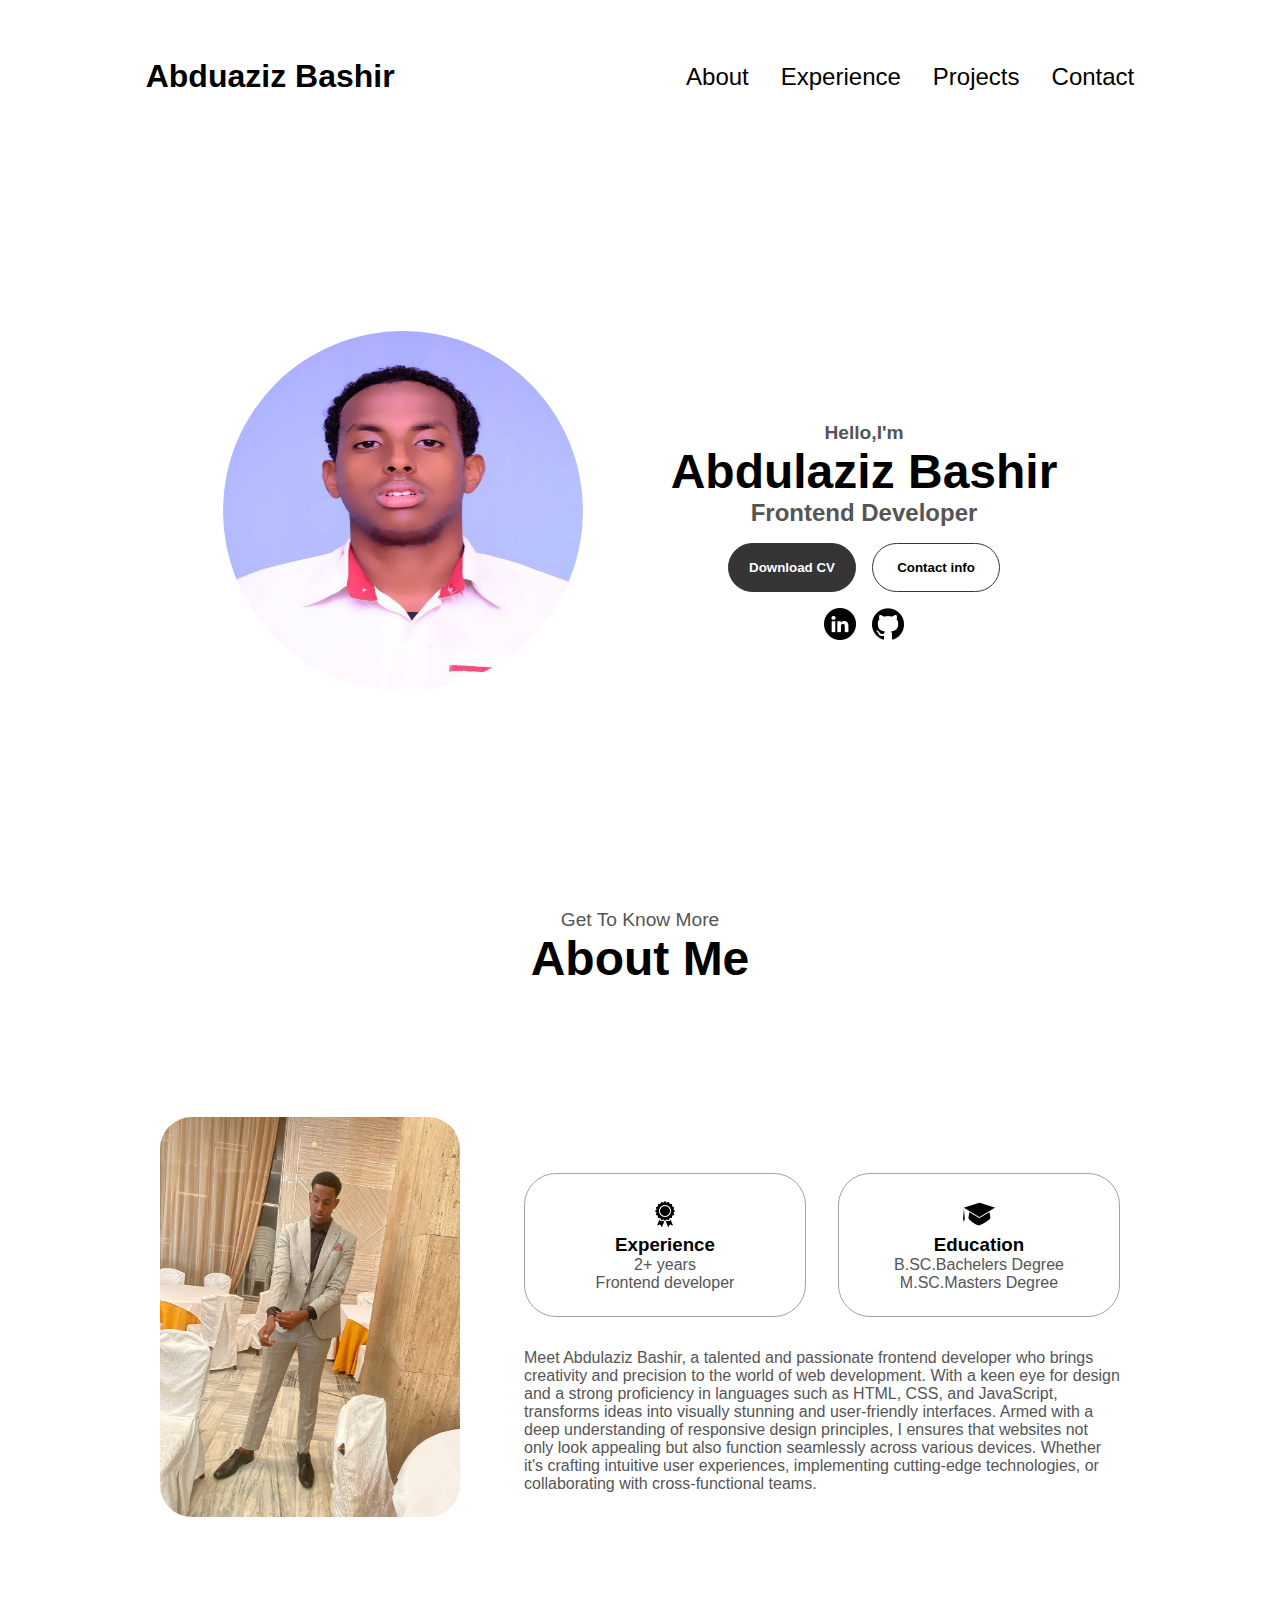
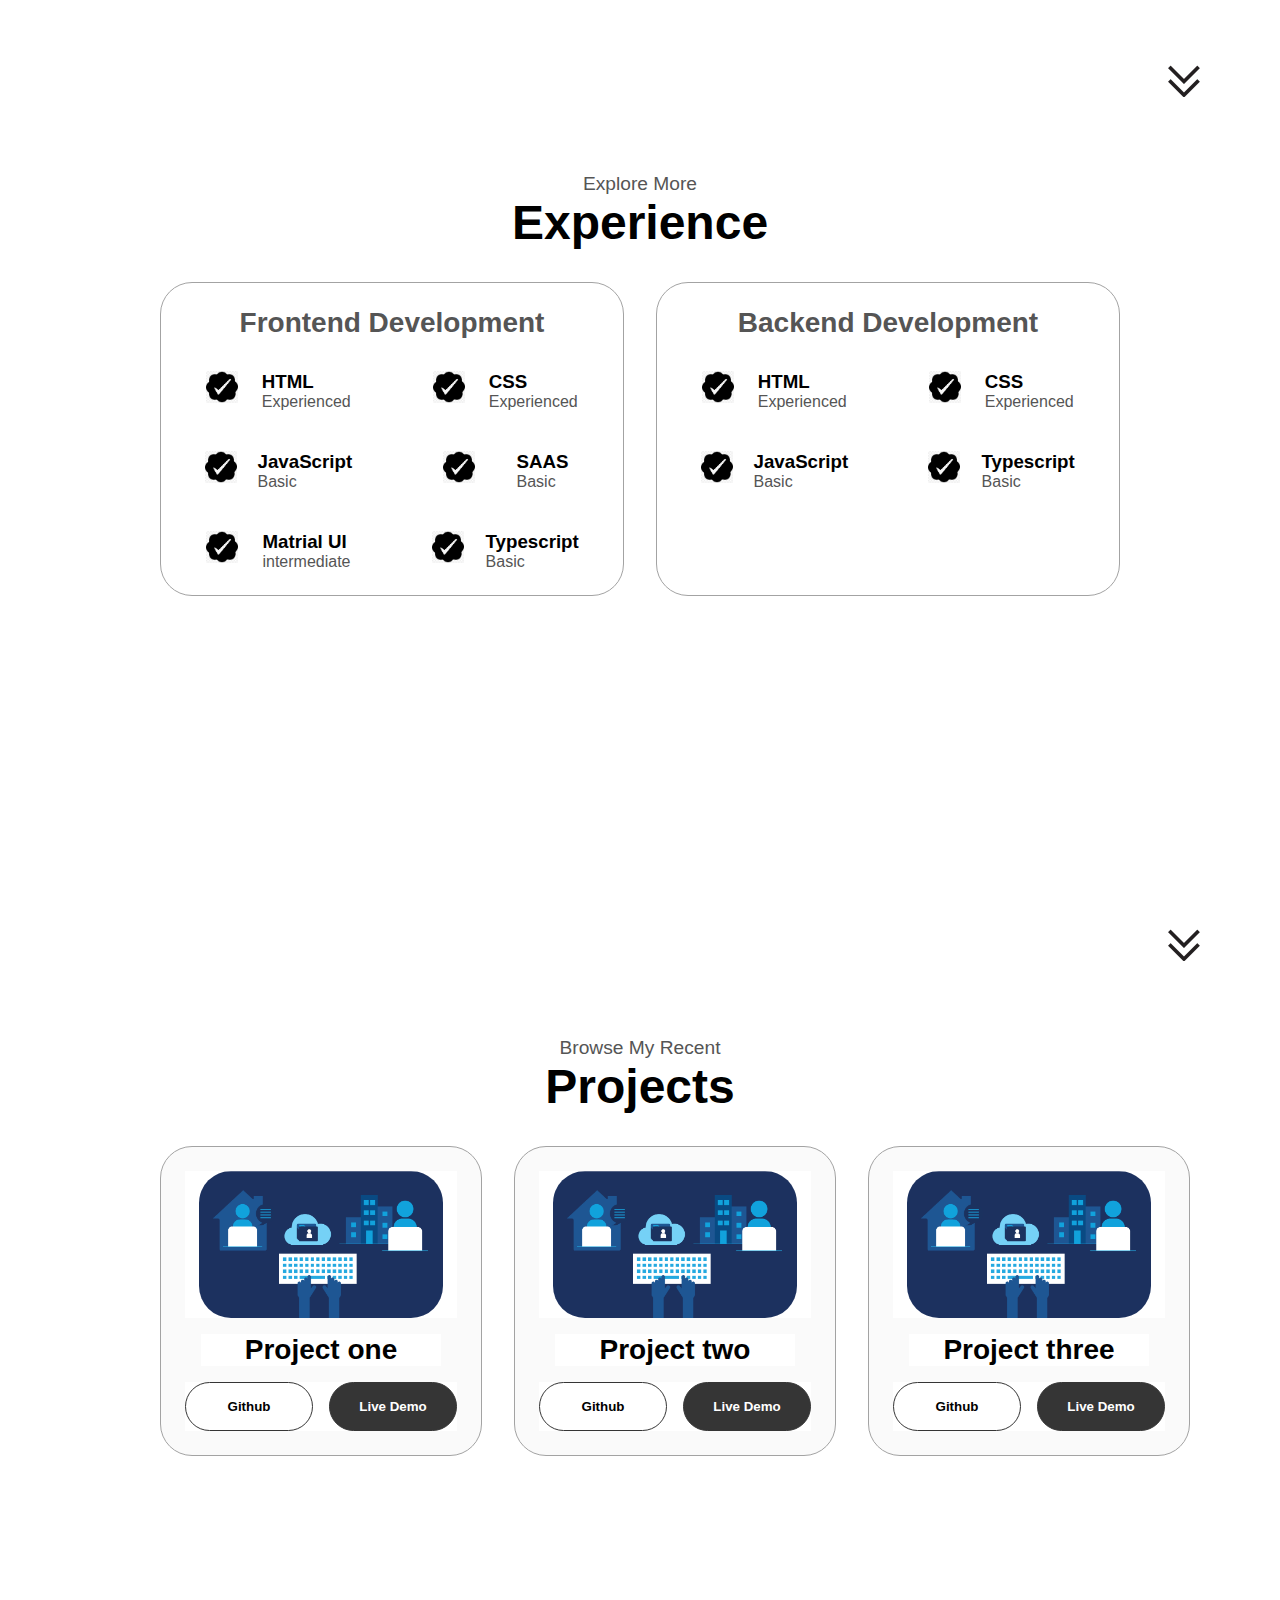
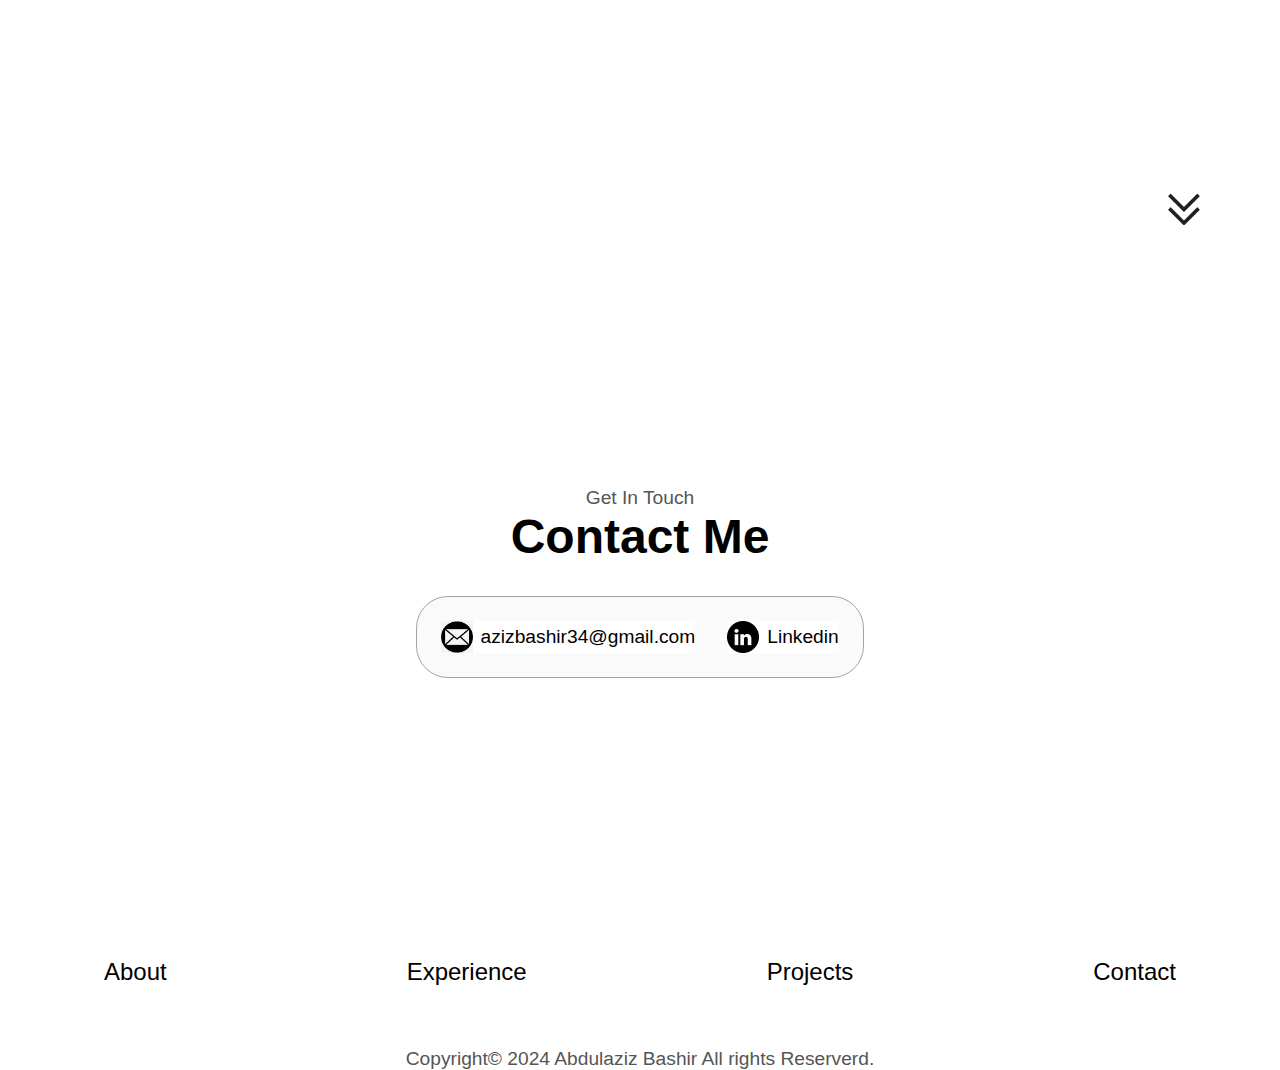
<file: index.html>
<!DOCTYPE html>
<html lang="en">
<head>
    <meta charset="UTF-8">
    <meta name="viewport" content="width=device-width, initial-scale=1.0">
    <link rel="stylesheet" href="style.css">
    <title>my profile</title>
</head>
<body>
    <div class="to">
    <nav id="desktop-nav">
        <div class="logo">Abduaziz Bashir</div>
        <nav class="navbar">
            <a href="#about">About</a>
            <a href="#experience">Experience</a>
            <a href="#projects">Projects</a>
            <a href="#contact">Contact</a>


        </nav>
    </div>
        
        <nav id="hamburger-nav">
            <div class="logo">Abdulaziz Bashir</div>
            <div class="hamburger-menu">
                <div class="hamburger-icon" onclick="toggleMenu()">
                    <span></span>
                    <span></span>
                    <span></span>
                </div>
                    <div class="menu-links">
                        <li><a href="#about" onclick="toggleMenu()">About</a></li>
                        <li><a href="#experience" onclick="toggleMenu()">Experience</a></li>
                        <li><a href="#projects" onclick="toggleMenu()">Projects</a></li>
                        <li><a href="#contact" onclick="toggleMenu()">Contact</a></li>

                  
                </div>
            </div>

        </nav>
        <section id="profile">
            <div class="section_pic-container">
                <img src="photo_2023-09-01_16-54-30.jpg" alt="Abduaziz Bashir profile">
            </div>
            <div class="section_text">
                <p class="section_text_p1">Hello,I'm </p>
                <h1> Abdulaziz Bashir </h1>
                <p class="section_text_p2">Frontend Developer </p>
                <div class="btn_container">
                    <button class="btn btn_color-1"onclick="window.open('./assets/resume')">Download CV</button>
                    <button class="btn btn_color-2"onclick="location.href='#contact'">Contact info</button>
                </div>
                <div id="socials-cotainer">
                    <img src="linkedin_.png" alt="My linkendin profile"
                     class="icon"onclick="location.href='https://www.linkedin.com/in/abduaziz-bashir-70894a2a6/'">
                     
                     <img src="git hib.png" alt="My Github profile"
                     class="icon"onclick="location.href='https://github.com/11Abdu'">
                </div>

            </div>

        </section>
        <section id="about">
            <p class="section_text_p1">Get To Know More</p>
            <h1 class="title">About Me</h1>
            <div class="section-container">
            <div class="section_pic-container">
                <img src="prom.jpg" alt="profile picture" srcset="" class="about-pic">
                

            </div>
            <div class="about-details-container">
                <div class="about-containers">
                    <div class="details-container">
                        <img src="e.png" alt="Experience icon" class="icon">
                        <h3>Experience</h3>
                        <p>2+ years <br />Frontend developer</p>
                    </div>
                    <div class="details-container">
                        <img src="educaation.png" alt="Education icon" class="icon">
                        <h3>Education</h3>
                        <p>B.SC.Bachelers Degree<br />M.SC.Masters Degree</p>

                    </div>
                </div>
                <div class="text-container">
                <p>
                    
Meet Abdulaziz Bashir, a talented and passionate frontend developer who brings creativity and precision to the world of web development. With a keen eye for design and a strong proficiency in languages such as HTML, CSS, and JavaScript,  transforms ideas into visually stunning and user-friendly interfaces. Armed with a deep understanding of responsive design principles, I ensures that websites not only look appealing but also function seamlessly across various devices. Whether it's crafting intuitive user experiences, implementing cutting-edge technologies, or collaborating with cross-functional teams.
                </p>
                </div>
            </div>
        </div>
        <img
         src="arrow.png" alt="arrow icon" class="icon arrow"
         onclick="location.href='./#experience'">

        </section>
        <section id="experience">
            <p class="section_text_p1">Explore More</p>
            <h1 class="title">Experience</h1>
            <div class="experience-details-container">
                <div class="about-containers">
                    <div class="details-container">
                    <h2 class="experience-sub-title">Frontend Development</h2>
                    <div class="article-container">
                        <article>
                            <img src="ver.png" alt="Experiance icon" 
                            class="icon">
                            <div>
                                <h3>HTML</h3>
                                <p>Experienced</p>
                            </div>
                        </article>
                        <article>
                            <img src="ver.png" alt="Experiance icon" 
                            class="icon">
                            <div>
                                <h3>CSS</h3>
                                <p>Experienced</p>
                            </div>
                        </article>
                        <article>
                            <img src="ver.png" alt="Experiance icon" 
                            class="icon">
                            <div>
                                <h3>JavaScript</h3>
                                <p>Basic</p>
                            </div>
                        </article>
                        <article>
                            <img src="ver.png" alt="Experiance icon" 
                            class="icon">
                            <div>
                                <h3> SAAS</h3>
                                <p>Basic</p>
                            </div>
                        </article>
                        <article>
                            <img src="ver.png" alt="Experiance icon" 
                            class="icon">
                            <div>
                                <h3>Matrial UI</h3>
                                <p>intermediate</p>
                            </div>
                        </article>
                        <article>
                            <img src="ver.png" alt="Experiance icon" 
                            class="icon">
                            <div>
                                <h3>Typescript</h3>
                                <p>Basic</p>
                            </div>
                        </article>
                    </div>
                </div>
                <div class="details-container">
                    <h2 class="experience-sub-title">Backend Development</h2>
                    <div class="article-container">
                        <article>
                            <img src="ver.png" alt="Experiance icon" 
                            class="icon">
                            <div>
                                <h3>HTML</h3>
                                <p>Experienced</p>
                            </div>
                        </article>
                        <article>
                            <img src="ver.png" alt="Experiance icon" 
                            class="icon">
                            <div>
                                <h3>CSS</h3>
                                <p>Experienced</p>
                            </div>
                        </article>
                        <article>
                            <img src="ver.png" alt="Experiance icon" 
                            class="icon">
                            <div>
                                <h3>JavaScript</h3>
                                <p>Basic</p>
                            </div>
                        </article>
                      
                        <article>
                            <img src="ver.png" alt="Experiance icon" 
                            class="icon">
                            <div>
                                <h3>Typescript</h3>
                                <p>Basic</p>
                            </div>
                        </article>
                    </div>
                </div>
            </div>
        </div>
        <img
        src="arrow.png" alt="arrow icon" class="icon arrow"
        onclick="location.href='./#projects'">

        </section>
        <section id="projects">
            <p class="section_text_p1">Browse My Recent</p>
            <h1 class="title">Projects</h1>
            <div class="experience-details-container">
                <div class="about-containers">
                <div class="details-container color-container">
                    <div class="article-container">
                        <img src="tt.png" alt="project 1" 
                        class="project-img">
                    </div>
                    <h2 class="experience-sub-title project-title">Project one</h2>
                    <div class="btn_container">
                        <button class="btn btn_color-2 project-btn"onclick="location.href='https:">Github</button>
                        <button class="btn btn_color-1 project-btn"onclick="location.href='https:">Live Demo</button>
                    </div>

                </div>
                <div class="details-container color-container">
                    <div class="article-container">
                        <img src="tt.png" alt="project 1" 
                        class="project-img">
                    </div>
                    <h2 class="experience-sub-title project-title">Project two</h2>
                    <div class="btn_container">
                        <button class="btn btn_color-2 project-btn"onclick="location.href='https:">Github</button>
                        <button class="btn btn_color-1 project-btn"onclick="location.href='https:">Live Demo</button>
                    </div>

                </div>
                <div class="details-container color-container">
                    <div class="article-container">
                        <img src="tt.png" alt="project 1" 
                        class="project-img">
                    </div>
                    <h2 class="experience-sub-title project-title">Project three</h2>
                    <div class="btn_container">
                        <button class="btn btn_color-2 project-btn"onclick="location.href='https:">Github</button>
                        <button class="btn btn_color-1 project-btn"onclick="location.href='https:">Live Demo</button>
                    </div>
                </div>
            </div>
        </div>
            <img
            src="arrow.png" alt="arrow icon" class="icon arrow"
            onclick="location.href='./#projects'">
   
        </section>
        <section id="contact">
            <p class="section_text_p1">Get In Touch</p>
            <h1 class="title">Contact Me</h1>
            <div class="contact-info-upper-container">
                <div class="contact-info-container">
                    <img src="email3.png" alt="Email icon"
                     class="icon contact-icon">
                     <p><a href="azizbashir34@gmail.com">azizbashir34@gmail.com</a></p>
                     
                </div>
                <div class="contact-info-container">
                    <img src="linkedin_.png" alt="linkedin_ icon"
                     class="icon contact-icon">
                     <p><a href="https://www.linkedin_.com">Linkedin</a></p>
                     
                </div>

            </div>
        </section>
        <footer>
            <div class="navbar-container">
            <nav class="navbar">
                <a href="#about">About</a>
                <a href="#experience">Experience</a>
                <a href="#projects">Projects</a>
                <a href="#contact">Contact</a>
            </nav>
          </div>
          <p class="section_text_p1" >Copyright&#169; 2024 Abdulaziz Bashir All rights Reserverd.</p>
        </footer>
    

     
     <script src="script.js"></script> 

</body>
</html>
</file>
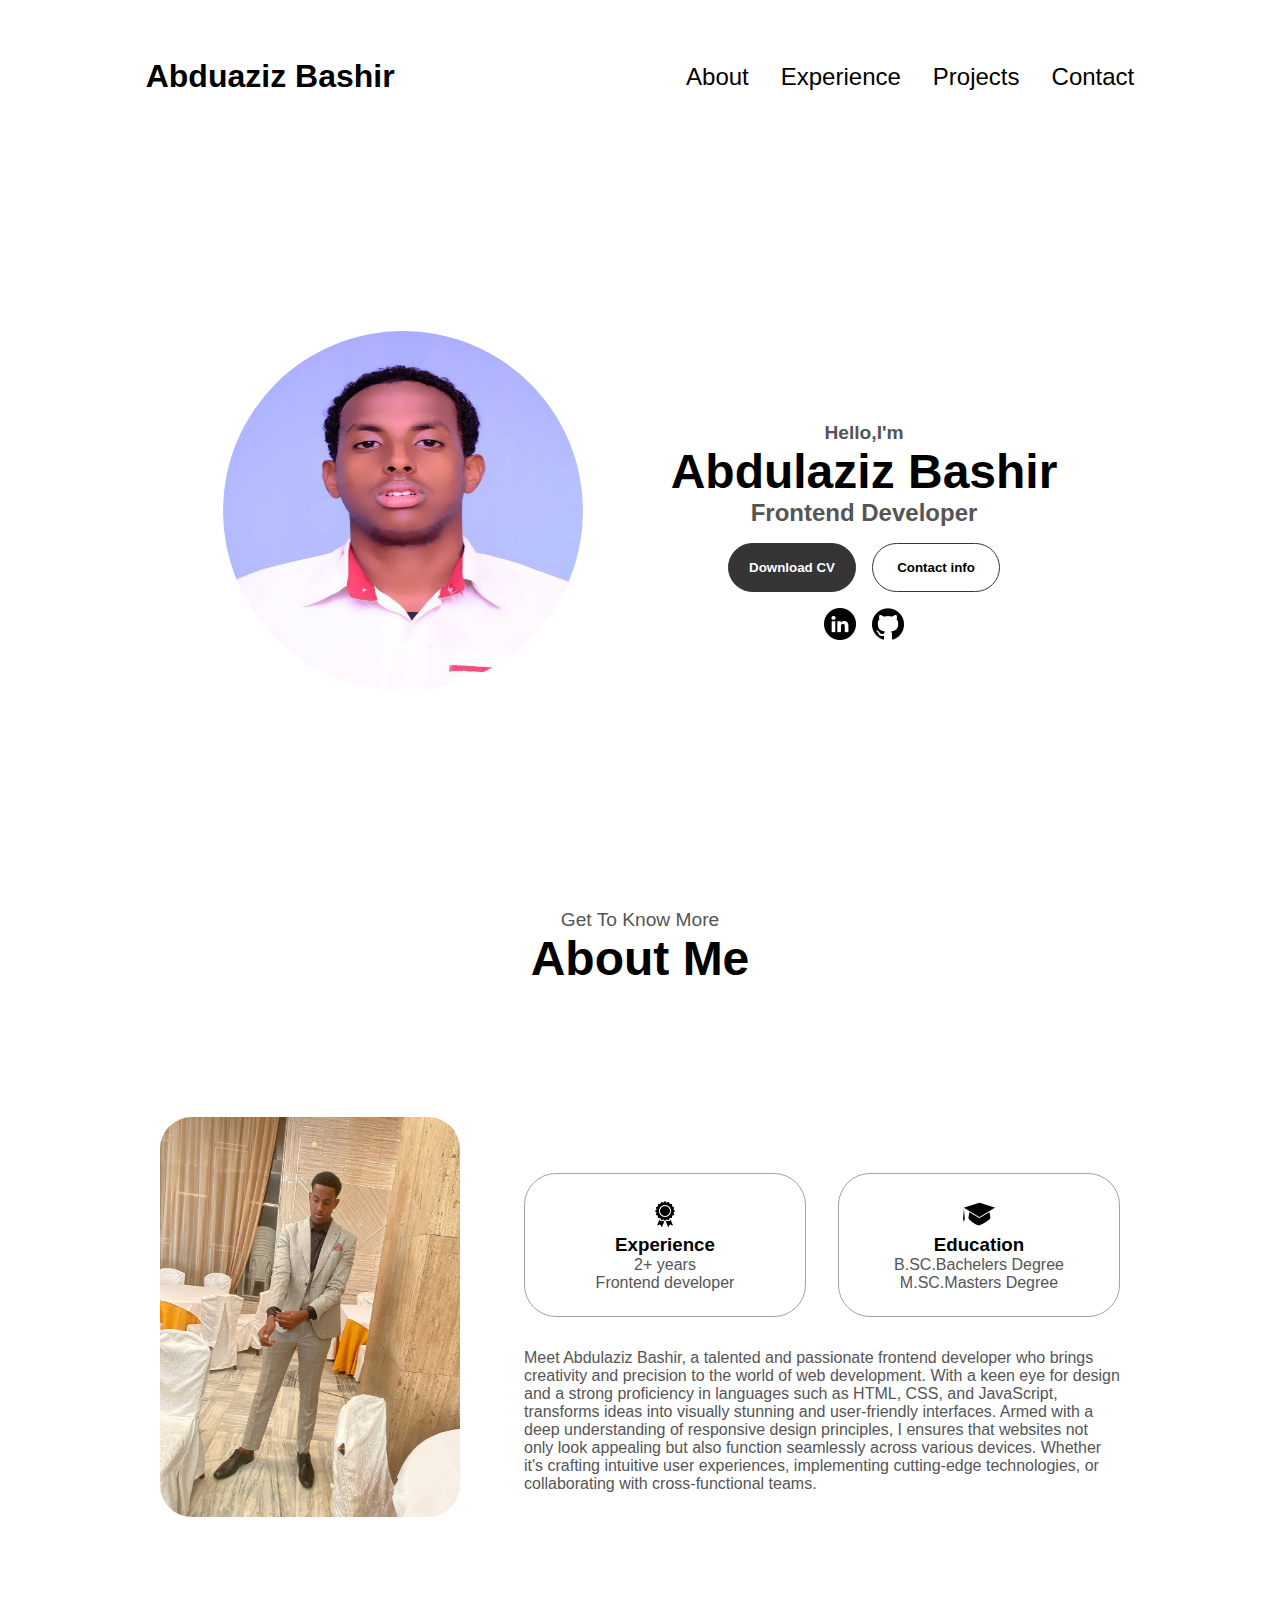
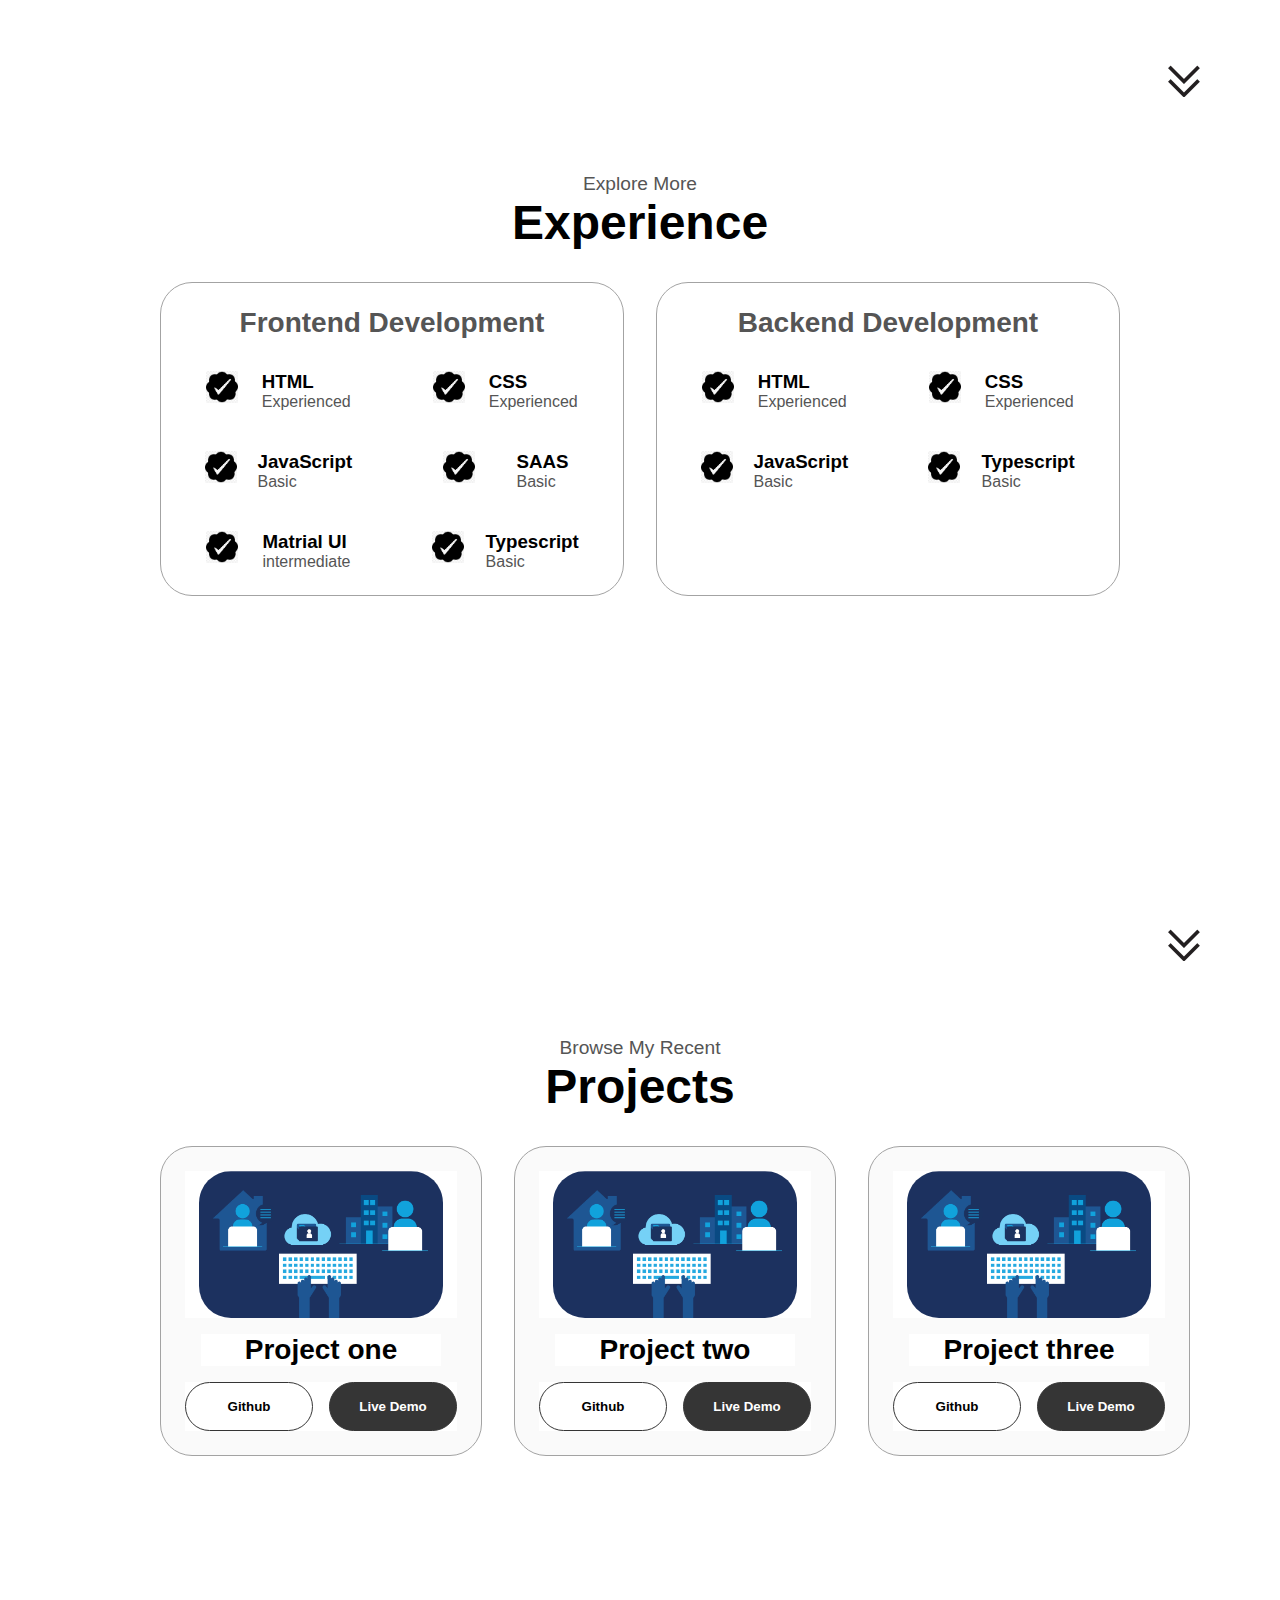
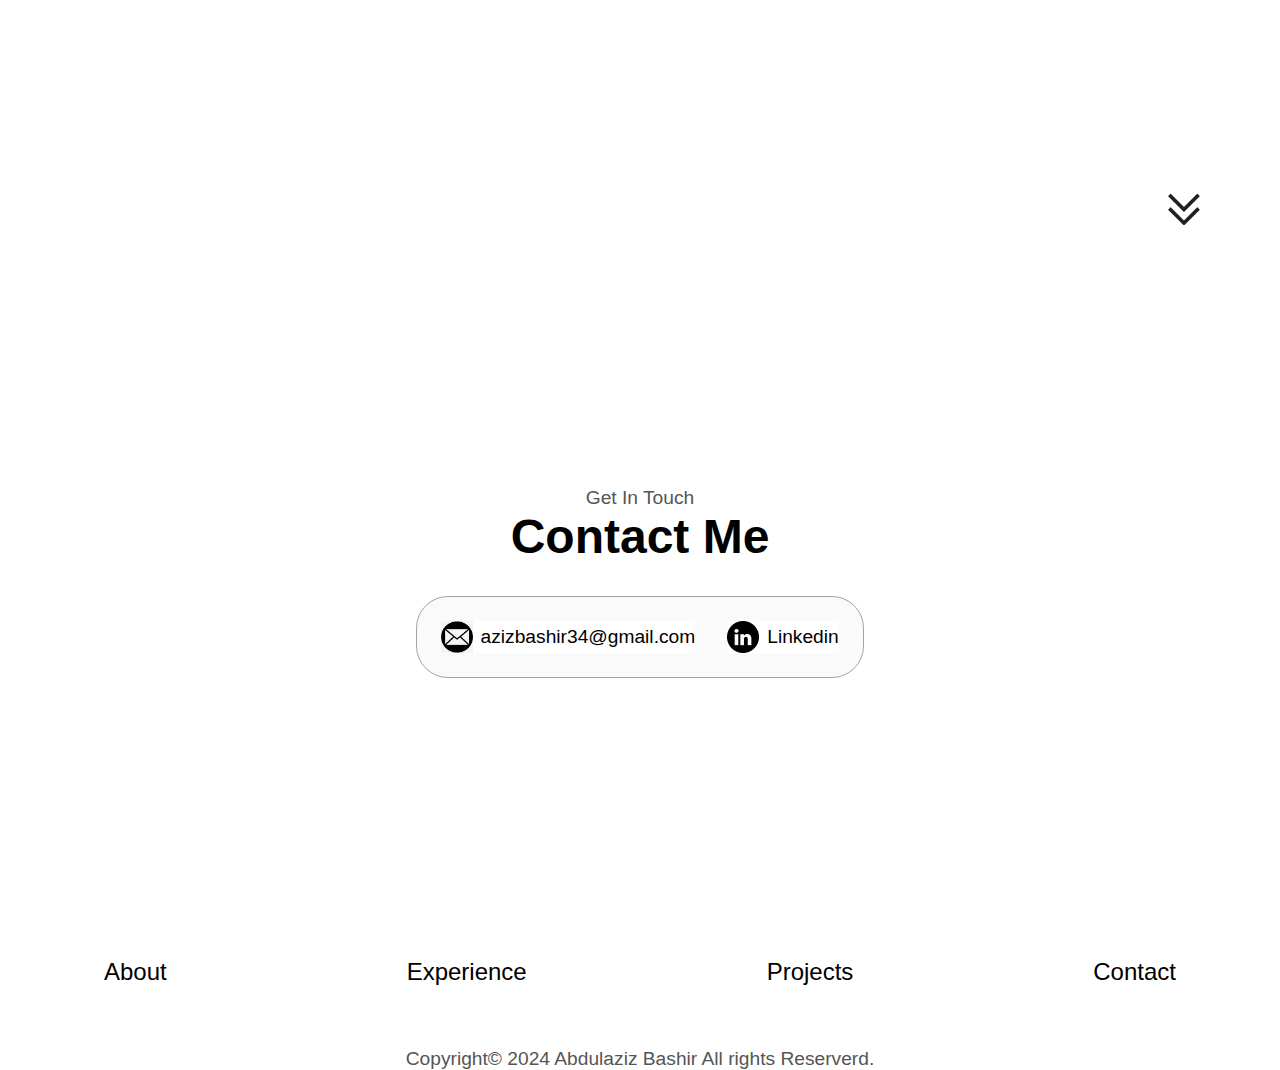
<file: my proflile/index.html>
<!DOCTYPE html>
<html lang="en">
<head>
    <meta charset="UTF-8">
    <meta name="viewport" content="width=device-width, initial-scale=1.0">
    <link rel="stylesheet" href="style.css">
    <title>my profile</title>
</head>
<body>
    <div class="to">
    <nav id="desktop-nav">
        <div class="logo">Abduaziz Bashir</div>
        <nav class="navbar">
            <a href="#about">About</a>
            <a href="#experience">Experience</a>
            <a href="#projects">Projects</a>
            <a href="#contact">Contact</a>


        </nav>
    </div>
        
        <nav id="hamburger-nav">
            <div class="logo">Abdulaziz Bashir</div>
            <div class="hamburger-menu">
                <div class="hamburger-icon" onclick="toggleMenu()">
                    <span></span>
                    <span></span>
                    <span></span>
                </div>
                    <div class="menu-links">
                        <li><a href="#about" onclick="toggleMenu()">About</a></li>
                        <li><a href="#experience" onclick="toggleMenu()">Experiences</a></li>
                        <li><a href="#projects" onclick="toggleMenu()">Projects</a></li>
                        <li><a href="#contact" onclick="toggleMenu()">Contact</a></li>

                  
                </div>
            </div>

        </nav>
        <section id="profile">
            <div class="section_pic-container">
                <img src="photo_2023-09-01_16-54-30.jpg" alt="Abduaziz Bashir profile">
            </div>
            <div class="section_text">
                <p class="section_text_p1">Hello,I'm </p>
                <h1> Abdulaziz Bashir </h1>
                <p class="section_text_p2">Frontend Developer </p>
                <div class="btn_container">
                    <button class="btn btn_color-1"onclick="window.open(.')">Download CV</button>
                    <button class="btn btn_color-2"onclick="location.href='#contact'">Contact info</button>
                </div>
                <div id="socials-cotainer">
                    <img src="linkedin_.png" alt="My linkendin profile"
                     class="icon"onclick="location.href='">
                     
                     <img src="git hib.png" alt="My Github profile"
                     class="icon"onclick="location.href='">
                </div>

            </div>

        </section>
        <section id="about">
            <p class="section_text_p1">Get To Know More</p>
            <h1 class="title">About Me</h1>
            <div class="section-container">
            <div class="section_pic-container">
                <img src="prom.jpg" alt="profile picture" srcset="" class="about-pic">
                

            </div>
            <div class="about-details-container">
                <div class="about-containers">
                    <div class="details-container">
                        <img src="e.png" alt="Experience icon" class="icon">
                        <h3>Experience</h3>
                        <p>2+ years <br />Frontend developer</p>
                    </div>
                    <div class="details-container">
                        <img src="educaation.png" alt="Education icon" class="icon">
                        <h3>Education</h3>
                        <p>B.SC.Bachelers Degree<br />M.SC.Masters Degree</p>

                    </div>
                </div>
                <div class="text-container">
                <p>
                    
Meet Abdulaziz Bashir, a talented and passionate frontend developer who brings creativity and precision to the world of web development. With a keen eye for design and a strong proficiency in languages such as HTML, CSS, and JavaScript,  transforms ideas into visually stunning and user-friendly interfaces. Armed with a deep understanding of responsive design principles, I ensures that websites not only look appealing but also function seamlessly across various devices. Whether it's crafting intuitive user experiences, implementing cutting-edge technologies, or collaborating with cross-functional teams.
                </p>
                </div>
            </div>
        </div>
        <img
         src="arrow.png" alt="arrow icon" class="icon arrow"
         onclick="location.href='./#experience'">

        </section>
        <section id="experience">
            <p class="section_text_p1">Explore More</p>
            <h1 class="title">Experience</h1>
            <div class="experience-details-container">
                <div class="about-containers">
                    <div class="details-container">
                    <h2 class="experience-sub-title">Frontend Development</h2>
                    <div class="article-container">
                        <article>
                            <img src="ver.png" alt="Experiance icon" 
                            class="icon">
                            <div>
                                <h3>HTML</h3>
                                <p>Experienced</p>
                            </div>
                        </article>
                        <article>
                            <img src="ver.png" alt="Experiance icon" 
                            class="icon">
                            <div>
                                <h3>CSS</h3>
                                <p>Experienced</p>
                            </div>
                        </article>
                        <article>
                            <img src="ver.png" alt="Experiance icon" 
                            class="icon">
                            <div>
                                <h3>JavaScript</h3>
                                <p>Basic</p>
                            </div>
                        </article>
                        <article>
                            <img src="ver.png" alt="Experiance icon" 
                            class="icon">
                            <div>
                                <h3> SAAS</h3>
                                <p>Basic</p>
                            </div>
                        </article>
                        <article>
                            <img src="ver.png" alt="Experiance icon" 
                            class="icon">
                            <div>
                                <h3>Matrial UI</h3>
                                <p>intermediate</p>
                            </div>
                        </article>
                        <article>
                            <img src="ver.png" alt="Experiance icon" 
                            class="icon">
                            <div>
                                <h3>Typescript</h3>
                                <p>Basic</p>
                            </div>
                        </article>
                    </div>
                </div>
                <div class="details-container">
                    <h2 class="experience-sub-title">Backend Development</h2>
                    <div class="article-container">
                        <article>
                            <img src="ver.png" alt="Experiance icon" 
                            class="icon">
                            <div>
                                <h3>HTML</h3>
                                <p>Experienced</p>
                            </div>
                        </article>
                        <article>
                            <img src="ver.png" alt="Experiance icon" 
                            class="icon">
                            <div>
                                <h3>CSS</h3>
                                <p>Experienced</p>
                            </div>
                        </article>
                        <article>
                            <img src="ver.png" alt="Experiance icon" 
                            class="icon">
                            <div>
                                <h3>JavaScript</h3>
                                <p>Basic</p>
                            </div>
                        </article>
                      
                        <article>
                            <img src="ver.png" alt="Experiance icon" 
                            class="icon">
                            <div>
                                <h3>Typescript</h3>
                                <p>Basic</p>
                            </div>
                        </article>
                    </div>
                </div>
            </div>
        </div>
        <img
        src="arrow.png" alt="arrow icon" class="icon arrow"
        onclick="location.href='./#projects'">

        </section>
        <section id="projects">
            <p class="section_text_p1">Browse My Recent</p>
            <h1 class="title">Projects</h1>
            <div class="experience-details-container">
                <div class="about-containers">
                <div class="details-container color-container">
                    <div class="article-container">
                        <img src="tt.png" alt="project 1" 
                        class="project-img">
                    </div>
                    <h2 class="experience-sub-title project-title">Project one</h2>
                    <div class="btn_container">
                        <button class="btn btn_color-2 project-btn"onclick="location.href='https:">Github</button>
                        <button class="btn btn_color-1 project-btn"onclick="location.href='https:">Live Demo</button>
                    </div>

                </div>
                <div class="details-container color-container">
                    <div class="article-container">
                        <img src="tt.png" alt="project 1" 
                        class="project-img">
                    </div>
                    <h2 class="experience-sub-title project-title">Project two</h2>
                    <div class="btn_container">
                        <button class="btn btn_color-2 project-btn"onclick="location.href='https:">Github</button>
                        <button class="btn btn_color-1 project-btn"onclick="location.href='https:">Live Demo</button>
                    </div>

                </div>
                <div class="details-container color-container">
                    <div class="article-container">
                        <img src="tt.png" alt="project 1" 
                        class="project-img">
                    </div>
                    <h2 class="experience-sub-title project-title">Project three</h2>
                    <div class="btn_container">
                        <button class="btn btn_color-2 project-btn"onclick="location.href='https:">Github</button>
                        <button class="btn btn_color-1 project-btn"onclick="location.href='https:">Live Demo</button>
                    </div>
                </div>
            </div>
        </div>
            <img
            src="arrow.png" alt="arrow icon" class="icon arrow"
            onclick="location.href='./#projects'">
   
        </section>
        <section id="contact">
            <p class="section_text_p1">Get In Touch</p>
            <h1 class="title">Contact Me</h1>
            <div class="contact-info-upper-container">
                <div class="contact-info-container">
                    <img src="email3.png" alt="Email icon"
                     class="icon contact-icon">
                     <p><a href="azizbashir34@gmail.com">azizbashir34@gmail.com</a></p>
                     
                </div>
                <div class="contact-info-container">
                    <img src="linkedin_.png" alt="linkedin_ icon"
                     class="icon contact-icon">
                     <p><a href="https://www.linkedin_.com">Linkedin</a></p>
                     
                </div>

            </div>
        </section>
        <footer>
            <div class="navbar-container">
            <nav class="navbar">
                <a href="#about">About</a>
                <a href="#experience">Experience</a>
                <a href="#projects">Projects</a>
                <a href="#contact">Contact</a>
            </nav>
          </div>
          <p class="section_text_p1" >Copyright&#169; 2024 Abdulaziz Bashir All rights Reserverd.</p>
        </footer>
    

     
     <script src="script.js"></script> 

</body>
</html>
</file>
<file: style.css>
@import url('https://fonts.googleapis.com/css2?family=Nunito+Sans:opsz,wght@6..12,200;6..12,300;6..12,400;6..12,600;6..12,700&display=swap');

*{
    margin: 0;padding: 0;
    background-color: white;
    font-family: 'poppins',sans-serif;
    text-decoration: none;
    
}
html{
    scroll-behavior: smooth;

}
p{
    color: rgb(85,85,85);
}

a,
.btn{
    transition: all 300ms ease;

}

.logo{
    font-weight: bolder;
    font-size: 2rem;
    cursor:default;
}
nav,
.navbar{
    display: flex;
}

nav{
    justify-content: space-around;
    align-items: center;
    height: 17vh;
}
.navbar{
    gap: 2rem;
    list-style: none;
    font-size: 1.5rem;
}
a{
    color: black;
    text-decoration: none;
    text-decoration-color: white ;
}
 a:hover{
    color: grey;
    text-decoration: underline;
    text-underline-offset: 1rem;
    text-decoration-color: rgb(181,181,181);
    
}
#hamburger-nav {
    display: none;
}
.hamburger-menu {
    position: relative;
    display: inline-block;
}

.hamburger-icon {
    display: flex;
    flex-direction: column;
    justify-content: space-between;
    height: 24px;
    width: 30px;
    cursor: pointer;
}
.hamburger-icon span {
    width: 100%;
    height: 2px;
    background-color: black;
    transition: all 0.3 ease ease-in-out;

}

.menu-links {
    position: absolute;
    top: 100%;
    right: 0;
    background-color: white;
    width: fit-content;
    max-height: 0;
    overflow: hidden;
    transition: all 0.3 ease ease-in-out;

}
.menu-links a{
    display: block;
    padding: 10px;
    text-align: center;
    font-size: 1.5rem;
    color: black;
    text-decoration: none;
    transition: all 0.3 ease ease-in-out;

}
.menu-links li {
    list-style:none;
}
.menu-links .open{
    max-height: 300px;
}
.hamburger-icon .open span:first-child{
    transform: rotate(45deg) translate(10px, 5px);
}

.hamburger-icon .open span:nth-child(2) {
    opacity: 0;
}
.hamburger-icon .open span:last-child{
    transform: rotate(-45deg) translate(10px, -5px);
}
.hamburger-icon span:first-child {
    transform: none;
}
.hamburger-icon span:first-child {
    opacity: 1;
}
.hamburger-icon span:first-child {
    transform: none;
}
section{
    padding-top: 4vh;
    height: 96vh;
    margin: 0 10rem;
    box-sizing: border-box;
    min-height: fit-content;
}
.section-container{
    display: flex;
}
#profile .section_pic-container img{
    border-radius:100%;
    width: 90%;
    height: 90%;
   
}
#profile{
    display: flex;
    justify-content: center;
    gap: 3rem;
    height: 80vh;
}

.section_pic-container{
    display: flex;
    height: 400px;
    width: 400px;
    margin: auto 0;
}
.section_text{
    align-self: center;
    text-align: center;

}
.section_text p{
    font-weight: 600;
    
}
.section_text_p1{
    text-align: center;
    font-size: 1.2rem;

}
.section_text_p2{
    font-size: 1.5rem;
    margin-bottom: 1rem;
}
.section_text h1{
    font-size: 3rem;
    text-align: center;
}
.title{
    font-size: 3rem;
    text-align: center;
}

#socials-cotainer{
    display: flex;
    justify-content: center;
    margin-top: 1rem;
    gap: 1rem;
}
.icon{
    cursor: pointer;
    height: 2rem;
}
.btn_container{
    display: flex;
    justify-content: center;
    gap: 1rem;

}
.btn{
    font-weight: 600;
    transition: all 300ms ease;
    padding: 1rem;
    width: 8rem;
    border-radius: 2rem;
}
.btn_color-1,
.btn_color-2{
    border: rgb(53, 53, 53) 0.1rem solid ;
}
.btn_color-1 :hover,
.btn_color-2:hover{
    cursor: pointer;
}
.btn_color-1,
.btn_color-2:hover{
    background:rgb(53, 53, 53) ;
    color: white;
}
.btn_color-1 :hover{
    background:rgb(0, 0, 0);
}
.btn_color-2{
    background:none;
}
.btn_color-1 :hover{
    border: rgb(255, 255, 255)0.1rem solid; 
}
.btn_container{
    gap: 1rem;
}
#about{
    position: relative;
}
.about-containers {
    gap: 2rem;
    margin-bottom: 2rem;
    margin-top: 2rem;
}
.about-details-container {
    justify-content: center;
    flex-direction: column;
}
.about-containers,
.about-details-container {
    display: flex;
}
.about-pic {
    border-radius: 2rem;
}
.arrow{
    position: absolute;
    right: -5rem;
    bottom: 2.5rem;
}
.details-container{
    padding: 1.5rem;
    flex: 1;
    background: white;
    border-radius: 2rem;
    border: rgb(53, 53, 53) 0.1rem solid;
    border-color: rgb(163, 163, 163);
    text-align: center;
}
.section-container{
    gap: 4rem;
    height: 80%;

}
.section_pic-container {
    height: 400px;
    width: 400px;
    margin: auto 0;
}
#experience{
    position: relative;
}
.experience-sub-title{
    color: rgb(85, 85, 85);
    font-weight: 600;
    font-size: 1.75rem;
    margin-bottom: 2rem;
}
.experience-details-container{
    display: flex;
    justify-content: center;
    flex-direction: column;
}
.article-container{
    display: flex;
    text-align: initial;
    flex-wrap: wrap;
    flex-direction: row;
    gap: 2.5rem;
    justify-content: space-around;

}
article{
    display: flex;
    width: 10rem;
    justify-content: space-around;
    gap: 0.5rem;
}
article{
    cursor: default;
}
#projects{
    position: relative;
}
.color-container {
    border-color: rgb(163, 163, 163);
    background: rgb(250,250, 250);
}
.project-img {
    border-radius: 2rem;
    width: 90%;
    height: 90%;
}
.project-title{
    margin: 1rem;
    color: black;
}
.project-btn a:hover{
    color: black;
    border-color: rgb(163, 163, 163) ;
}
#contact{
    display: flex;
    justify-content: center;
    flex-direction: column;
    height: 70vh;

}
.contact-info-upper-container{
    display: flex;
    justify-content: center;
    border-radius:2rem ;
    border: rgb(53, 53, 53)0.1rem solid;
    border-color:rgb(163, 163, 163) ;
    background: rgb(250,250 ,250);
    margin: 2rem auto;
    padding: 0.5rem;

}
.contact-info-container{
    display: flex;
    align-items: center;
    justify-content: center;
    gap: 0.5rem;
    margin: 1rem;
}
.contact-info-container p{
    font-size: larger;
}
.contact-icon{
    cursor: default;
    height: 2rem;
}

    







@media screen and (max-width:1200px){
    #profile{
        height: 83vh;
        margin-bottom: 6rem;
    }
    .about-containers{
       flex-wrap: wrap;
    }
    
}


@media screen and (max-width:1000px){
    #desktop-nav{
        display: none;
    }
    #hamburger-nav{
        display: flex;
    }
    #experience,
    .experience-details-container{
        margin-top: 2rem;
    }
    #profile,
    .section-container{
        display: block;
    }
    .arrow{
        display: none;
    }
    section,
    .section-container{
        height: fit-content;
    }
    section{
        margin: 0 5%;
    }
    .section_pic-container{
        width: 275px;
        height: 275px;
        margin: 0 auto 2rem;
    }
    .about-containers{
        margin-top: 0;
    }
}

@media screen and (max-width:400px) {
    #contact,
    footer{
        height: 40vh;
    }
    
    #profile{
       height: 83vh;
       margin-bottom: 0;
    }
    article{
        font-size: 1rem;
    }
    footer nav{
        height: fit-content;
        margin-bottom: 2rem;
    }
    .about-containers,
    .contact-info-upper-container,
    .btn_container {
        flex-wrap: wrap;
    }
    .contact-info-container{
        margin: 0;
    }
    .contact-info-container p,
    .navbar a {
        font-size: 1rem;
    }
    .experience-sub-title{
        font-size: 1.25rem;
    }
    .logo{
        font-size: 1.5rem;
    }
    .navbar{
        flex-direction: column;
        gap: 0.5rem;
        text-align: center;
    }
    .section_pic-container{
        width: auto;
        height: 46w;
        justify-content: center;
    }
    .section_text_p2{
        font-size: 1.25rem;
    }
    .title{
        font-size: 2rem;
    }
    .text-container{
        text-align: justify;
    }

}
</file>
<file: my proflile/style.css>
@import url('https://fonts.googleapis.com/css2?family=Nunito+Sans:opsz,wght@6..12,200;6..12,300;6..12,400;6..12,600;6..12,700&display=swap');

*{
    margin: 0;padding: 0;
    background-color: white;
    font-family: 'poppins',sans-serif;
    text-decoration: none;
    
}
html{
    scroll-behavior: smooth;

}
p{
    color: rgb(85,85,85);
}

a,
.btn{
    transition: all 300ms ease;

}

.logo{
    font-weight: bolder;
    font-size: 2rem;
    cursor:default;
}
nav,
.navbar{
    display: flex;
}

nav{
    justify-content: space-around;
    align-items: center;
    height: 17vh;
}
.navbar{
    gap: 2rem;
    list-style: none;
    font-size: 1.5rem;
}
a{
    color: black;
    text-decoration: none;
    text-decoration-color: white ;
}
 a:hover{
    color: grey;
    text-decoration: underline;
    text-underline-offset: 1rem;
    text-decoration-color: rgb(181,181,181);
    
}
#hamburger-nav {
    display: none;
}
.hamburger-menu {
    position: relative;
    display: inline-block;
}

.hamburger-icon {
    display: flex;
    flex-direction: column;
    justify-content: space-between;
    height: 24px;
    width: 30px;
    cursor: pointer;
}
.hamburger-icon span {
    width: 100%;
    height: 2px;
    background-color: black;
    transition: all 0.3 ease ease-in-out;

}

.menu-links {
    position: absolute;
    top: 100%;
    right: 0;
    background-color: white;
    width: fit-content;
    max-height: 0;
    overflow: hidden;
    transition: all 0.3 ease ease-in-out;

}
.menu-links a{
    display: block;
    padding: 10px;
    text-align: center;
    font-size: 1.5rem;
    color: black;
    text-decoration: none;
    transition: all 0.3 ease ease-in-out;

}
.menu-links li {
    list-style:none;
}
.menu-links .open{
    max-height: 300px;
}
.hamburger-icon .open span:first-child{
    transform: rotate(45deg) translate(10px, 5px);
}

.hamburger-icon .open span:nth-child(2) {
    opacity: 0;
}
.hamburger-icon .open span:last-child{
    transform: rotate(-45deg) translate(10px, -5px);
}
.hamburger-icon span:first-child {
    transform: none;
}
.hamburger-icon span:first-child {
    opacity: 1;
}
.hamburger-icon span:first-child {
    transform: none;
}
section{
    padding-top: 4vh;
    height: 96vh;
    margin: 0 10rem;
    box-sizing: border-box;
    min-height: fit-content;
}
.section-container{
    display: flex;
}
#profile .section_pic-container img{
    border-radius:100%;
    width: 90%;
    height: 90%;
   
}
#profile{
    display: flex;
    justify-content: center;
    gap: 3rem;
    height: 80vh;
}

.section_pic-container{
    display: flex;
    height: 400px;
    width: 400px;
    margin: auto 0;
}
.section_text{
    align-self: center;
    text-align: center;

}
.section_text p{
    font-weight: 600;
    
}
.section_text_p1{
    text-align: center;
    font-size: 1.2rem;

}
.section_text_p2{
    font-size: 1.5rem;
    margin-bottom: 1rem;
}
.section_text h1{
    font-size: 3rem;
    text-align: center;
}
.title{
    font-size: 3rem;
    text-align: center;
}

#socials-cotainer{
    display: flex;
    justify-content: center;
    margin-top: 1rem;
    gap: 1rem;
}
.icon{
    cursor: pointer;
    height: 2rem;
}
.btn_container{
    display: flex;
    justify-content: center;
    gap: 1rem;

}
.btn{
    font-weight: 600;
    transition: all 300ms ease;
    padding: 1rem;
    width: 8rem;
    border-radius: 2rem;
}
.btn_color-1,
.btn_color-2{
    border: rgb(53, 53, 53) 0.1rem solid ;
}
.btn_color-1 :hover,
.btn_color-2:hover{
    cursor: pointer;
}
.btn_color-1,
.btn_color-2:hover{
    background:rgb(53, 53, 53) ;
    color: white;
}
.btn_color-1 :hover{
    background:rgb(0, 0, 0);
}
.btn_color-2{
    background:none;
}
.btn_color-1 :hover{
    border: rgb(255, 255, 255)0.1rem solid; 
}
.btn_container{
    gap: 1rem;
}
#about{
    position: relative;
}
.about-containers {
    gap: 2rem;
    margin-bottom: 2rem;
    margin-top: 2rem;
}
.about-details-container {
    justify-content: center;
    flex-direction: column;
}
.about-containers,
.about-details-container {
    display: flex;
}
.about-pic {
    border-radius: 2rem;
}
.arrow{
    position: absolute;
    right: -5rem;
    bottom: 2.5rem;
}
.details-container{
    padding: 1.5rem;
    flex: 1;
    background: white;
    border-radius: 2rem;
    border: rgb(53, 53, 53) 0.1rem solid;
    border-color: rgb(163, 163, 163);
    text-align: center;
}
.section-container{
    gap: 4rem;
    height: 80%;

}
.section_pic-container {
    height: 400px;
    width: 400px;
    margin: auto 0;
}
#experience{
    position: relative;
}
.experience-sub-title{
    color: rgb(85, 85, 85);
    font-weight: 600;
    font-size: 1.75rem;
    margin-bottom: 2rem;
}
.experience-details-container{
    display: flex;
    justify-content: center;
    flex-direction: column;
}
.article-container{
    display: flex;
    text-align: initial;
    flex-wrap: wrap;
    flex-direction: row;
    gap: 2.5rem;
    justify-content: space-around;

}
article{
    display: flex;
    width: 10rem;
    justify-content: space-around;
    gap: 0.5rem;
}
article{
    cursor: default;
}
#projects{
    position: relative;
}
.color-container {
    border-color: rgb(163, 163, 163);
    background: rgb(250,250, 250);
}
.project-img {
    border-radius: 2rem;
    width: 90%;
    height: 90%;
}
.project-title{
    margin: 1rem;
    color: black;
}
.project-btn a:hover{
    color: black;
    border-color: rgb(163, 163, 163) ;
}
#contact{
    display: flex;
    justify-content: center;
    flex-direction: column;
    height: 70vh;

}
.contact-info-upper-container{
    display: flex;
    justify-content: center;
    border-radius:2rem ;
    border: rgb(53, 53, 53)0.1rem solid;
    border-color:rgb(163, 163, 163) ;
    background: rgb(250,250 ,250);
    margin: 2rem auto;
    padding: 0.5rem;

}
.contact-info-container{
    display: flex;
    align-items: center;
    justify-content: center;
    gap: 0.5rem;
    margin: 1rem;
}
.contact-info-container p{
    font-size: larger;
}
.contact-icon{
    cursor: default;
    height: 2rem;
}

    







@media screen and (max-width:1200px){
    #profile{
        height: 83vh;
        margin-bottom: 6rem;
    }
    .about-containers{
       flex-wrap: wrap;
    }
    
}


@media screen and (max-width:1000px){
    #desktop-nav{
        display: none;
    }
    #hamburger-nav{
        display: flex;
    }
    #experience,
    .experience-details-container{
        margin-top: 2rem;
    }
    #profile,
    .section-container{
        display: block;
    }
    .arrow{
        display: none;
    }
    section,
    .section-container{
        height: fit-content;
    }
    section{
        margin: 0 5%;
    }
    .section_pic-container{
        width: 275px;
        height: 275px;
        margin: 0 auto 2rem;
    }
    .about-containers{
        margin-top: 0;
    }
}

@media screen and (max-width:400px) {
    #contact,
    footer{
        height: 40vh;
    }
    
    #profile{
       height: 83vh;
       margin-bottom: 0;
    }
    article{
        font-size: 1rem;
    }
    footer nav{
        height: fit-content;
        margin-bottom: 2rem;
    }
    .about-containers,
    .contact-info-upper-container,
    .btn_container {
        flex-wrap: wrap;
    }
    .contact-info-container{
        margin: 0;
    }
    .contact-info-container p,
    .navbar a {
        font-size: 1rem;
    }
    .experience-sub-title{
        font-size: 1.25rem;
    }
    .logo{
        font-size: 1.5rem;
    }
    .navbar{
        flex-direction: column;
        gap: 0.5rem;
        text-align: center;
    }
    .section_pic-container{
        width: auto;
        height: 46w;
        justify-content: center;
    }
    .section_text_p2{
        font-size: 1.25rem;
    }
    .title{
        font-size: 2rem;
    }
    .text-container{
        text-align: justify;
    }

}
</file>
